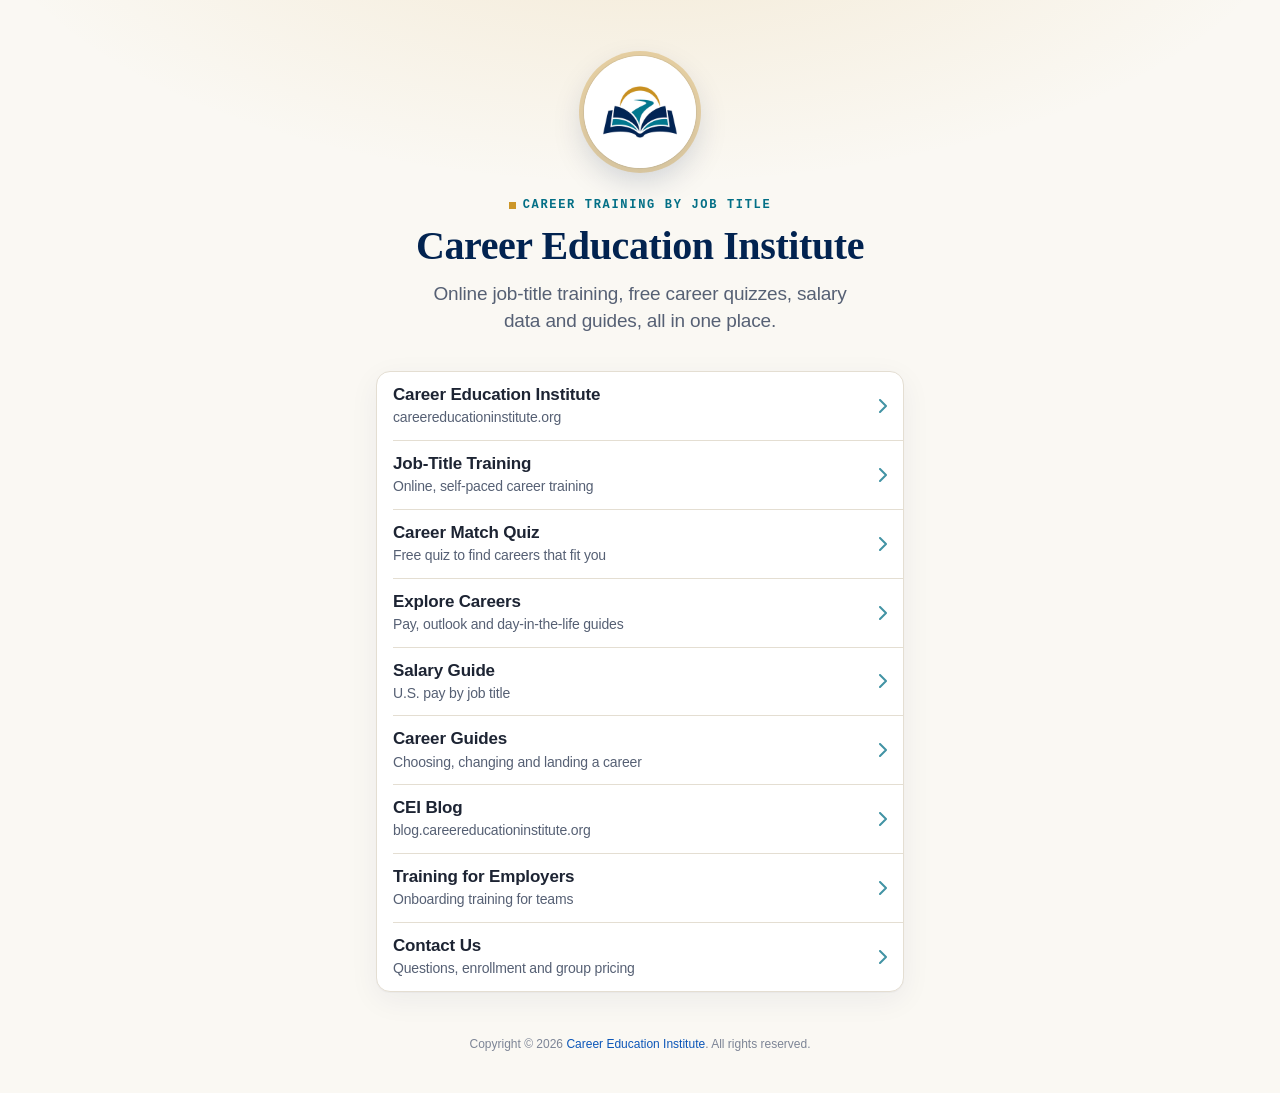
<file: index.html>
<!doctype html>
<html lang="en">
<head>
  <meta charset="utf-8">
  <meta name="viewport" content="width=device-width, initial-scale=1, viewport-fit=cover">
  <title>Career Education Institute | Links</title>
  <meta name="description" content="Career Education Institute: online career training by job title, free career quizzes, salary data, career guides and the CEI blog.">
  <meta property="og:title" content="Career Education Institute">
  <meta property="og:description" content="Career training by job title, free career quizzes, salary data and guides.">
  <meta property="og:url" content="https://linkhub.cei.ictraining.us/">
  <meta property="og:image" content="https://linkhub.cei.ictraining.us/assets/og-image.jpg">
  <meta name="theme-color" content="#faf8f3" media="(prefers-color-scheme: light)">
  <meta name="theme-color" content="#061630" media="(prefers-color-scheme: dark)">
  <meta name="color-scheme" content="light dark">
  <link rel="icon" type="image/png" href="assets/favicon.png">
  <link rel="apple-touch-icon" href="assets/apple-touch-icon.png">
  <style>
    /* Colours match www.careereducationinstitute.org: navy, teal and gold on warm paper. */
    :root {
      --brand: #022350;
      --brand-2: #036f86;
      --gold: #cc9628;
      --bg: #faf8f3;
      --surface: #ffffff;
      --text: #1d2433;
      --heading: #022350;
      --secondary: #566074;
      --tertiary: #7d8596;
      --separator: #e4ded2;
      --hover: rgba(2, 35, 80, .04);
      --glow: rgba(204, 150, 40, .16);
      --shadow: 0 1px 1px rgba(2, 35, 80, .03), 0 8px 30px rgba(2, 35, 80, .06);
      --link: #0b56b8;
      --serif: "Iowan Old Style", "Charter", "Sitka Text", Cambria, Georgia, serif;
      --sans: -apple-system, BlinkMacSystemFont, "Segoe UI", Roboto, "Helvetica Neue", Arial, sans-serif;
      --mono: ui-monospace, SFMono-Regular, Menlo, Consolas, monospace;
    }
    @media (prefers-color-scheme: dark) {
      :root {
        --brand-2: #4fb8cf;
        --gold: #e0b04a;
        --bg: #061630;
        --surface: #0d2448;
        --text: #f3f1ea;
        --heading: #f3f1ea;
        --secondary: #a9b3c4;
        --tertiary: #8590a4;
        --separator: rgba(255, 255, 255, .12);
        --hover: rgba(255, 255, 255, .05);
        --glow: rgba(79, 184, 207, .16);
        --shadow: none;
        --link: #7fb2ff;
      }
    }

    * { box-sizing: border-box; }
    html, body { margin: 0; }
    body {
      font-family: var(--sans);
      background:
        radial-gradient(60rem 28rem at 50% -8rem, var(--glow), transparent 70%),
        var(--bg);
      background-repeat: no-repeat;
      color: var(--text);
      min-height: 100vh;
      font-size: 17px;
      line-height: 1.47;
      letter-spacing: -.01em;
      -webkit-font-smoothing: antialiased;
      -webkit-tap-highlight-color: transparent;
    }

    .wrap {
      max-width: 560px;
      margin: 0 auto;
      padding: max(56px, env(safe-area-inset-top)) 16px max(40px, env(safe-area-inset-bottom));
    }

    /* Hero */
    header { text-align: center; margin-bottom: 36px; }
    .logo {
      display: block;
      width: 112px; height: 112px;
      margin: 0 auto 24px;
      border-radius: 50%;
      background: #fff;
      box-shadow: 0 0 0 1px rgba(2, 35, 80, .06), 0 0 0 5px rgba(204, 150, 40, .35), 0 12px 32px rgba(2, 35, 80, .18);
    }
    h1 {
      margin: 0;
      font-family: var(--serif);
      color: var(--heading);
      font-size: clamp(30px, 7vw, 40px);
      font-weight: 700;
      line-height: 1.12;
      letter-spacing: -.01em;
    }
    .eyebrow {
      display: inline-flex; align-items: center; gap: .55em;
      margin-bottom: 12px;
      color: var(--brand-2);
      font: 700 12px/1.2 var(--mono);
      letter-spacing: .14em;
      text-transform: uppercase;
    }
    .eyebrow::before { content: ""; width: .62em; height: .62em; background: var(--gold); flex: none; }
    .lede {
      margin: 12px auto 0;
      max-width: 420px;
      color: var(--secondary);
      font-size: 19px; line-height: 1.42;
    }

    /* Social */
    .social { display: flex; flex-wrap: wrap; justify-content: center; gap: 8px; margin: 22px 0 0; padding: 0; list-style: none; }
    .social a {
      display: grid; place-items: center;
      width: 40px; height: 40px;
      border-radius: 50%;
      background: var(--brand);
      color: #fff;
      transition: transform .15s ease, background .15s ease;
    }
    .social a:hover { background: var(--brand-2); }
    @media (prefers-color-scheme: dark) {
      .social a { background: var(--surface); color: var(--gold); }
      .social a:hover { background: var(--surface); }
    }
    .social a:hover { transform: translateY(-2px); }
    .social a:focus-visible { outline: 3px solid var(--gold); outline-offset: 3px; }
    .social svg { width: 19px; height: 19px; }

    /* Link list */
    section + section { margin-top: 28px; }
    h2 {
      margin: 0 0 8px 16px;
      color: var(--secondary);
      font-family: var(--mono);
      font-size: 12px; font-weight: 700;
      letter-spacing: .12em;
      text-transform: uppercase;
    }
    .group {
      list-style: none; margin: 0; padding: 0;
      background: var(--surface);
      border: 1px solid var(--separator);
      border-radius: 14px;
      box-shadow: var(--shadow);
      overflow: hidden;
    }
    .group li + li .link .label { border-top: 1px solid var(--separator); }
    .link {
      display: flex; align-items: stretch;
      padding-left: 16px;
      color: var(--text);
      text-decoration: none;
      box-shadow: inset 0 0 0 transparent;
      transition: background .15s ease, box-shadow .15s ease;
    }
    .link:hover { background: var(--hover); box-shadow: inset 3px 0 0 var(--gold); }
    .link:active { background: var(--separator); }
    .link:focus-visible { outline: 3px solid var(--gold); outline-offset: -3px; border-radius: 14px; }
    .icon {
      flex: none; align-self: center;
      width: 48px; height: 48px;
      margin: 10px 14px 10px 0;
      border-radius: 11px;
    }
    .icon-logo { background: #fff; object-fit: cover; box-shadow: 0 0 0 1px var(--separator); }
    .label {
      flex: 1; min-width: 0;
      display: flex; align-items: center; gap: 12px;
      padding: 12px 16px 12px 0;
    }
    .text { flex: 1; min-width: 0; }
    .title { display: block; font-size: 17px; font-weight: 600; line-height: 1.25; }
    .domain { display: block; margin-top: 2px; color: var(--secondary); font-size: 14px; overflow-wrap: anywhere; }
    .chev { flex: none; width: 8px; height: 14px; color: var(--brand-2); opacity: .75; transition: transform .2s ease; }
    .link:hover .chev { transform: translateX(2px); }

    footer {
      margin-top: 44px;
      text-align: center;
      color: var(--tertiary);
      font-size: 12px; letter-spacing: 0;
    }
    footer a { color: var(--link); text-decoration: none; }
    footer a:hover { text-decoration: underline; }

    /* Gentle entrance */
    @media (prefers-reduced-motion: no-preference) {
      header, main, footer { animation: rise .7s cubic-bezier(.2, .8, .2, 1) both; }
      main { animation-delay: .08s; }
      footer { animation-delay: .16s; }
      @keyframes rise { from { opacity: 0; transform: translateY(12px); } to { opacity: 1; transform: none; } }
    }
    @media (prefers-reduced-motion: reduce) {
      .link, .chev, .social a { transition: none; }
    }
  </style>
  <script type="application/json" id="links-data">
{
  "sections": [
    {
      "title": "Career Education Institute",
      "links": [
        {
          "title": "Career Education Institute",
          "subtitle": "careereducationinstitute.org",
          "url": "https://www.careereducationinstitute.org/"
        },
        {
          "title": "Job-Title Training",
          "subtitle": "Online, self-paced career training",
          "url": "https://www.careereducationinstitute.org/training/"
        },
        {
          "title": "Career Match Quiz",
          "subtitle": "Free quiz to find careers that fit you",
          "url": "https://www.careereducationinstitute.org/quizzes/career-match/"
        },
        {
          "title": "Explore Careers",
          "subtitle": "Pay, outlook and day-in-the-life guides",
          "url": "https://www.careereducationinstitute.org/careers/"
        },
        {
          "title": "Salary Guide",
          "subtitle": "U.S. pay by job title",
          "url": "https://www.careereducationinstitute.org/salary-guide/"
        },
        {
          "title": "Career Guides",
          "subtitle": "Choosing, changing and landing a career",
          "url": "https://www.careereducationinstitute.org/guides/"
        },
        {
          "title": "CEI Blog",
          "subtitle": "blog.careereducationinstitute.org",
          "url": "https://blog.careereducationinstitute.org/"
        },
        {
          "title": "Training for Employers",
          "subtitle": "Onboarding training for teams",
          "url": "https://www.careereducationinstitute.org/for-employers/"
        },
        {
          "title": "Contact Us",
          "subtitle": "Questions, enrollment and group pricing",
          "url": "https://www.careereducationinstitute.org/contact/"
        }
      ]
    }
  ],
  "social": []
}
  </script>
</head>
<body>
  <div class="wrap">
    <header>
      <img class="logo" src="assets/logo.png?v=2" width="112" height="112" alt="Career Education Institute logo">
      <span class="eyebrow">Career training by job title</span>
      <h1>Career Education Institute</h1>
      <p class="lede">Online job-title training, free career quizzes, salary data and guides, all in one place.</p>
      <!-- social:start -->
      <!-- social:end -->
    </header>

    <main>
      <!-- links:start -->
      <section aria-label="Career Education Institute">
        <ul class="group">
        <li>
          <a class="link" href="https://www.careereducationinstitute.org/" target="_blank" rel="noopener">
            <span class="label"><span class="text"><span class="title">Career Education Institute</span><span class="domain">careereducationinstitute.org</span></span><svg class="chev" viewBox="0 0 8 14" fill="none" stroke="currentColor" stroke-width="2" stroke-linecap="round" stroke-linejoin="round" aria-hidden="true"><path d="M1 1l6 6-6 6"/></svg></span>
          </a>
        </li>
        <li>
          <a class="link" href="https://www.careereducationinstitute.org/training/" target="_blank" rel="noopener">
            <span class="label"><span class="text"><span class="title">Job-Title Training</span><span class="domain">Online, self-paced career training</span></span><svg class="chev" viewBox="0 0 8 14" fill="none" stroke="currentColor" stroke-width="2" stroke-linecap="round" stroke-linejoin="round" aria-hidden="true"><path d="M1 1l6 6-6 6"/></svg></span>
          </a>
        </li>
        <li>
          <a class="link" href="https://www.careereducationinstitute.org/quizzes/career-match/" target="_blank" rel="noopener">
            <span class="label"><span class="text"><span class="title">Career Match Quiz</span><span class="domain">Free quiz to find careers that fit you</span></span><svg class="chev" viewBox="0 0 8 14" fill="none" stroke="currentColor" stroke-width="2" stroke-linecap="round" stroke-linejoin="round" aria-hidden="true"><path d="M1 1l6 6-6 6"/></svg></span>
          </a>
        </li>
        <li>
          <a class="link" href="https://www.careereducationinstitute.org/careers/" target="_blank" rel="noopener">
            <span class="label"><span class="text"><span class="title">Explore Careers</span><span class="domain">Pay, outlook and day-in-the-life guides</span></span><svg class="chev" viewBox="0 0 8 14" fill="none" stroke="currentColor" stroke-width="2" stroke-linecap="round" stroke-linejoin="round" aria-hidden="true"><path d="M1 1l6 6-6 6"/></svg></span>
          </a>
        </li>
        <li>
          <a class="link" href="https://www.careereducationinstitute.org/salary-guide/" target="_blank" rel="noopener">
            <span class="label"><span class="text"><span class="title">Salary Guide</span><span class="domain">U.S. pay by job title</span></span><svg class="chev" viewBox="0 0 8 14" fill="none" stroke="currentColor" stroke-width="2" stroke-linecap="round" stroke-linejoin="round" aria-hidden="true"><path d="M1 1l6 6-6 6"/></svg></span>
          </a>
        </li>
        <li>
          <a class="link" href="https://www.careereducationinstitute.org/guides/" target="_blank" rel="noopener">
            <span class="label"><span class="text"><span class="title">Career Guides</span><span class="domain">Choosing, changing and landing a career</span></span><svg class="chev" viewBox="0 0 8 14" fill="none" stroke="currentColor" stroke-width="2" stroke-linecap="round" stroke-linejoin="round" aria-hidden="true"><path d="M1 1l6 6-6 6"/></svg></span>
          </a>
        </li>
        <li>
          <a class="link" href="https://blog.careereducationinstitute.org/" target="_blank" rel="noopener">
            <span class="label"><span class="text"><span class="title">CEI Blog</span><span class="domain">blog.careereducationinstitute.org</span></span><svg class="chev" viewBox="0 0 8 14" fill="none" stroke="currentColor" stroke-width="2" stroke-linecap="round" stroke-linejoin="round" aria-hidden="true"><path d="M1 1l6 6-6 6"/></svg></span>
          </a>
        </li>
        <li>
          <a class="link" href="https://www.careereducationinstitute.org/for-employers/" target="_blank" rel="noopener">
            <span class="label"><span class="text"><span class="title">Training for Employers</span><span class="domain">Onboarding training for teams</span></span><svg class="chev" viewBox="0 0 8 14" fill="none" stroke="currentColor" stroke-width="2" stroke-linecap="round" stroke-linejoin="round" aria-hidden="true"><path d="M1 1l6 6-6 6"/></svg></span>
          </a>
        </li>
        <li>
          <a class="link" href="https://www.careereducationinstitute.org/contact/" target="_blank" rel="noopener">
            <span class="label"><span class="text"><span class="title">Contact Us</span><span class="domain">Questions, enrollment and group pricing</span></span><svg class="chev" viewBox="0 0 8 14" fill="none" stroke="currentColor" stroke-width="2" stroke-linecap="round" stroke-linejoin="round" aria-hidden="true"><path d="M1 1l6 6-6 6"/></svg></span>
          </a>
        </li>
        </ul>
      </section>
      <!-- links:end -->
    </main>

    <footer>
      Copyright &copy; <span id="year">2026</span> <a href="https://www.careereducationinstitute.org">Career Education Institute</a>. All rights reserved.
    </footer>
  </div>
  <script>document.getElementById("year").textContent = new Date().getFullYear();</script>
  <script src="render.js?v=9f176dde" defer></script>
  <script src="live.js?v=2dde0ee9" data-source="https://raw.githubusercontent.com/LJ-Web-Management/linkhub-data/main/careereducationinstitute.json" defer></script>
</body>
</html>
</file>
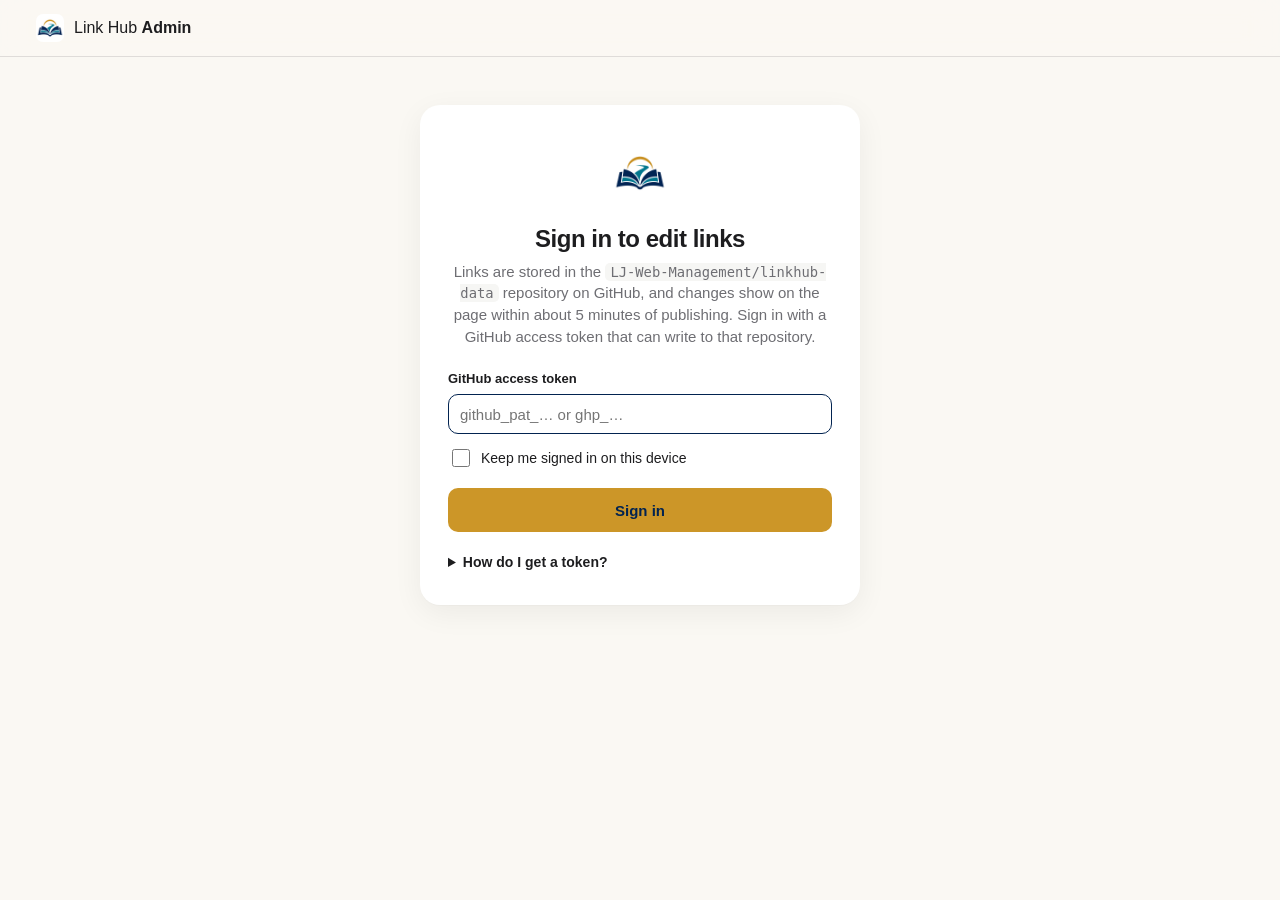
<file: admin/index.html>
<!doctype html>
<html lang="en">
<head>
  <meta charset="utf-8">
  <meta name="viewport" content="width=device-width, initial-scale=1, viewport-fit=cover">
  <title>Link Hub Admin</title>
  <meta name="robots" content="noindex, nofollow">
  <meta name="color-scheme" content="light dark">
  <!-- The access token lives in this page, so nothing third-party may run here. The
       preview iframe inherits this policy, hence the font hosts and inline styles. -->
  <meta http-equiv="Content-Security-Policy" content="default-src 'self'; script-src 'self'; connect-src 'self' https://api.github.com https://raw.githubusercontent.com; img-src 'self' data:; style-src 'self' 'unsafe-inline' https://fonts.googleapis.com; font-src https://fonts.gstatic.com; frame-src 'self'; base-uri 'self'; form-action 'none'; object-src 'none'">
  <meta name="referrer" content="no-referrer">
  <link rel="icon" type="image/png" href="../assets/favicon.png">
  <link rel="stylesheet" href="admin.css?v=08ed070e">
</head>
<body>
  <header class="bar">
    <div class="bar-in">
      <a class="brand" href="../" target="_blank" rel="noopener" title="Open the live page">
        <img src="../assets/favicon.png" width="28" height="28" alt="">
        <span>Link Hub <b>Admin</b></span>
      </a>
      <span class="status" id="status" role="status" aria-live="polite"></span>
      <div class="actions" id="actions" hidden>
        <button type="button" class="btn ghost" id="discard" disabled>Discard</button>
        <button type="button" class="btn ghost only-narrow" id="preview-open">Preview</button>
        <button type="button" class="btn primary" id="save" disabled><span class="wide-only">Save &amp;&nbsp;</span>Publish</button>
        <button type="button" class="btn ghost icon-btn" id="signout" title="Sign out" aria-label="Sign out"><svg viewBox="0 0 24 24" fill="none" stroke="currentColor" stroke-width="2" stroke-linecap="round" stroke-linejoin="round" aria-hidden="true"><path d="M15 4h3a2 2 0 0 1 2 2v12a2 2 0 0 1-2 2h-3"/><path d="M10 17l-5-5 5-5"/><path d="M5 12h11"/></svg></button>
      </div>
    </div>
  </header>

  <!-- Sign in -->
  <main class="signin" id="signin" hidden>
    <div class="card">
      <img class="seal" src="../assets/logo.png" width="72" height="72" alt="">
      <h1>Sign in to edit links</h1>
      <p class="muted">Links are stored in the <code data-cfg="repo">LJ-Web-Management/linkhub-data</code> repository on GitHub, and changes show on the page within about 5 minutes of publishing. Sign in with a GitHub access token that can write to that repository.</p>
      <form id="signin-form" novalidate>
        <label for="token">GitHub access token</label>
        <input id="token" type="password" autocomplete="off" spellcheck="false" placeholder="github_pat_… or ghp_…" required>
        <label class="check"><input type="checkbox" id="remember"> Keep me signed in on this device</label>
        <p class="error" id="signin-error" role="alert" hidden></p>
        <button type="submit" class="btn primary block" id="signin-btn">Sign in</button>
      </form>
      <details class="help">
        <summary>How do I get a token?</summary>
        <ol>
          <li>Open <a href="https://github.com/settings/personal-access-tokens/new" target="_blank" rel="noopener">GitHub → Fine-grained tokens → Generate new token</a>.</li>
          <li>Sign in as <b data-cfg="owner">LJ-Web-Management</b>. Set <b>Repository access</b> to <b>Only select repositories → <span data-cfg="repo-name">linkhub-data</span></b>.</li>
          <li>Under <b>Repository permissions</b>, set <b>Contents</b> to <b>Read and write</b>.</li>
          <li>Generate it, copy it, and paste it above. Treat it like a password.</li>
        </ol>
      </details>
    </div>
  </main>

  <!-- Editor -->
  <div class="layout" id="editor" hidden>
    <main class="edit">
      <div class="intro">
        <h1>Links, categories &amp; social</h1>
        <p class="muted">Edit the social media buttons and links, reorder with the arrows, or move a link to another category. Nothing changes on the live page until you press <b>Save &amp; Publish</b>.</p>
      </div>
      <div id="social"></div>
      <div id="sections"></div>
      <button type="button" class="btn add-section" id="add-section">
        <svg viewBox="0 0 24 24" fill="none" stroke="currentColor" stroke-width="2" stroke-linecap="round" aria-hidden="true"><path d="M12 5v14M5 12h14"/></svg>
        Add category
      </button>
    </main>
    <aside class="preview" id="preview" aria-label="Live preview">
      <div class="preview-head">
        <span>Preview</span>
        <button type="button" class="btn ghost only-narrow" id="preview-close">Close</button>
      </div>
      <div class="phone"><iframe id="frame" title="Preview of the public page" sandbox="allow-same-origin allow-popups allow-popups-to-escape-sandbox"></iframe></div>
    </aside>
  </div>

  <!-- Save dialog -->
  <dialog id="save-dialog">
    <form method="dialog" id="save-form">
      <h2>Publish changes?</h2>
      <ul class="summary" id="save-summary"></ul>
      <label for="message">Note for the change history <span class="muted">(optional)</span></label>
      <input id="message" type="text" maxlength="120" placeholder="e.g. Added the electrician training link">
      <div class="dialog-actions">
        <button type="button" class="btn ghost" id="save-cancel">Cancel</button>
        <button type="submit" class="btn primary" id="save-confirm">Publish</button>
      </div>
    </form>
  </dialog>

  <script src="../render.js?v=9f176dde"></script>
  <script src="admin.js?v=b30293b0"></script>
</body>
</html>
</file>
<file: admin/admin.css>
:root {
  --brand: #cc9628;
  --brand-press: #b5841f;
  --ink: #022350;
  --bg: #faf8f3;
  --surface: #ffffff;
  --field: #f6f6f4;
  --text: #1d1d1f;
  --secondary: #6e6e73;
  --separator: rgba(60, 60, 67, .14);
  --border: rgba(60, 60, 67, .22);
  --hover: rgba(0, 0, 0, .04);
  --danger: #c4261d;
  --danger-bg: #fdecea;
  --ok: #1c7c3c;
  --focus: #022350;
  --shadow: 0 1px 1px rgba(0, 0, 0, .02), 0 8px 30px rgba(0, 0, 0, .06);
}
@media (prefers-color-scheme: dark) {
  :root {
    --bg: #000000;
    --surface: #1c1c1e;
    --field: #2c2c2e;
    --text: #f5f5f7;
    --secondary: #a1a1a6;
    --separator: rgba(84, 84, 88, .55);
    --border: rgba(120, 120, 128, .5);
    --hover: rgba(255, 255, 255, .06);
    --danger: #ff6961;
    --danger-bg: rgba(255, 105, 97, .14);
    --ok: #30d158;
    --focus: #e0b04a;
    --shadow: none;
  }
}

* { box-sizing: border-box; }
html, body { margin: 0; }
body {
  font-family: -apple-system, BlinkMacSystemFont, "SF Pro Text", "Helvetica Neue", Arial, sans-serif;
  background: var(--bg);
  color: var(--text);
  font-size: 15px;
  line-height: 1.45;
  -webkit-font-smoothing: antialiased;
}
[hidden] { display: none !important; }
h1, h2 { letter-spacing: -.02em; line-height: 1.15; }
code { font-size: .92em; background: var(--field); padding: 1px 5px; border-radius: 5px; }
a { color: inherit; }
.muted { color: var(--secondary); }
:focus-visible { outline: 3px solid var(--focus); outline-offset: 2px; }

/* Buttons */
.btn {
  display: inline-flex; align-items: center; justify-content: center; gap: 6px;
  min-height: 36px; padding: 0 14px;
  border: 0; border-radius: 10px;
  font: inherit; font-weight: 600; font-size: 14px;
  color: var(--text); background: var(--field);
  cursor: pointer; white-space: nowrap;
}
.btn:hover { background: var(--hover); box-shadow: inset 0 0 0 1px var(--border); }
.btn:disabled { opacity: .45; cursor: default; box-shadow: none; }
.btn.primary { background: var(--brand); color: var(--ink-on-brand, var(--ink)); }
.btn.primary:hover:not(:disabled) { background: var(--brand-press); box-shadow: none; }
.btn.ghost { background: transparent; }
.btn.block { width: 100%; min-height: 44px; font-size: 15px; }
.btn svg { width: 18px; height: 18px; }
.icon-btn { padding: 0; width: 36px; }

/* Top bar */
.bar {
  position: sticky; top: 0; z-index: 10;
  background: color-mix(in srgb, var(--bg) 82%, transparent);
  backdrop-filter: saturate(180%) blur(16px);
  -webkit-backdrop-filter: saturate(180%) blur(16px);
  border-bottom: .5px solid var(--separator);
}
.bar-in {
  display: flex; align-items: center; gap: 12px;
  max-width: 1240px; margin: 0 auto;
  padding: 10px 16px;
  min-height: 56px;
}
.brand { display: flex; align-items: center; gap: 10px; text-decoration: none; font-size: 16px; font-weight: 500; flex: none; }
.brand img { border-radius: 7px; }
.status { flex: 1; min-width: 0; color: var(--secondary); font-size: 13px; overflow: hidden; text-overflow: ellipsis; white-space: nowrap; }
.status.dirty { color: var(--text); font-weight: 600; }
.status.ok { color: var(--ok); font-weight: 600; }
.status.err { color: var(--danger); font-weight: 600; }
.actions { display: flex; gap: 6px; flex: none; }

/* Sign in */
.signin { display: grid; place-items: center; padding: 48px 16px; }
.card {
  width: 100%; max-width: 440px;
  background: var(--surface); border-radius: 20px; box-shadow: var(--shadow);
  padding: 32px 28px;
}
.seal { display: block; margin: 0 auto 16px; border-radius: 50%; }
.card h1 { text-align: center; font-size: 24px; margin: 0 0 8px; }
.card > p { text-align: center; margin: 0 0 22px; }
label { display: block; font-size: 13px; font-weight: 600; margin: 0 0 6px; }
label.check { display: flex; align-items: center; gap: 8px; font-weight: 400; margin: 12px 0 18px; font-size: 14px; }
label.check input { width: 18px; height: 18px; accent-color: var(--ink); }
input[type="text"], input[type="password"], input[type="url"], select {
  width: 100%; min-height: 40px;
  padding: 8px 11px;
  font: inherit; color: var(--text);
  background: var(--field);
  border: 1px solid transparent; border-radius: 10px;
}
input:focus, select:focus { outline: none; border-color: var(--focus); background: var(--surface); }
input.bad { border-color: var(--danger); background: var(--danger-bg); }
.error { margin: 0 0 14px; padding: 10px 12px; border-radius: 10px; background: var(--danger-bg); color: var(--danger); font-size: 14px; }
.help { margin-top: 20px; font-size: 14px; }
.help summary { cursor: pointer; font-weight: 600; }
.help ol { padding-left: 20px; margin: 10px 0 0; color: var(--secondary); }
.help li + li { margin-top: 6px; }

/* Editor layout */
.layout {
  display: grid; grid-template-columns: minmax(0, 1fr) 400px; gap: 28px;
  max-width: 1240px; margin: 0 auto; padding: 24px 16px 80px;
}
.intro h1 { font-size: 28px; margin: 4px 0 6px; }
.intro p { margin: 0 0 22px; max-width: 620px; }

/* Category card */
.section {
  background: var(--surface); border-radius: 18px; box-shadow: var(--shadow);
  margin-bottom: 18px; overflow: hidden;
}
.section-head {
  display: flex; align-items: center; gap: 8px;
  padding: 12px 12px 12px 16px;
  border-bottom: .5px solid var(--separator);
}
.section-head input { font-weight: 700; font-size: 16px; text-transform: none; }
.count { flex: none; font-size: 12px; color: var(--secondary); background: var(--field); border-radius: 999px; padding: 2px 9px; }
.tools { display: flex; gap: 2px; flex: none; }
.tool {
  display: grid; place-items: center;
  width: 32px; height: 32px; padding: 0;
  border: 0; border-radius: 8px; background: transparent; color: var(--secondary);
  cursor: pointer;
}
.tool:hover:not(:disabled) { background: var(--hover); color: var(--text); }
.tool:disabled { opacity: .3; cursor: default; }
.tool.danger:hover:not(:disabled) { color: var(--danger); background: var(--danger-bg); }
.tool svg { width: 17px; height: 17px; }

/* Link row */
.links { list-style: none; margin: 0; padding: 0; }
.row {
  display: grid; grid-template-columns: 22px minmax(0, 1fr) auto; gap: 4px 10px;
  padding: 12px 12px 12px 10px;
  border-bottom: .5px solid var(--separator);
}
.row:last-child { border-bottom: 0; }
.row.new { animation: flash 1.2s ease; }
@keyframes flash { from { background: color-mix(in srgb, var(--brand) 30%, transparent); } to { background: transparent; } }
.num { grid-column: 1; grid-row: 1 / span 2; padding-top: 10px; text-align: right; font-size: 12px; color: var(--secondary); font-variant-numeric: tabular-nums; }
.fields { grid-column: 2; grid-row: 1; display: grid; grid-template-columns: minmax(0, 1.25fr) minmax(0, 1fr); gap: 6px; }
.fields .url { grid-column: 1 / -1; font-size: 13.5px; color: var(--secondary); }
.fields .url:focus { color: var(--text); }
.fields .title-in { font-weight: 600; }
.row .tools { grid-column: 3; grid-row: 1 / span 2; align-self: start; flex-wrap: wrap; justify-content: flex-end; max-width: 108px; }
.move { grid-column: 2; grid-row: 2; display: flex; flex-wrap: wrap; gap: 6px 16px; }
.move label { display: flex; align-items: center; gap: 8px; margin: 0; font-size: 12.5px; font-weight: 400; color: var(--secondary); }
.move select { width: auto; min-height: 30px; padding: 4px 8px; font-size: 12.5px; }
.card-title { flex: 1; margin: 0; padding: 8px 0; font-size: 16px; font-weight: 700; letter-spacing: -.01em; }
.sfields { grid-template-columns: minmax(120px, 170px) minmax(0, 1fr); }
.sfields .url { grid-column: auto; }
.srow .num { padding-top: 10px; }
.empty { padding: 18px 16px; color: var(--secondary); font-size: 14px; }
.add-link {
  display: flex; align-items: center; gap: 6px; width: 100%;
  padding: 12px 16px; border: 0; border-top: .5px solid var(--separator);
  background: transparent; color: var(--text); font: inherit; font-weight: 600; font-size: 14px;
  cursor: pointer; text-align: left;
}
.add-link:hover { background: var(--hover); }
.add-link svg, .add-section svg { width: 16px; height: 16px; }
.add-section { width: 100%; min-height: 48px; border: 1.5px dashed var(--border); background: transparent; border-radius: 18px; }
.add-section:hover { border-color: var(--text); box-shadow: none; }

/* Preview */
.preview { position: sticky; top: 80px; align-self: start; }
.preview-head { display: flex; align-items: center; justify-content: space-between; margin: 6px 0 10px; font-size: 13px; font-weight: 600; color: var(--secondary); text-transform: uppercase; letter-spacing: .03em; }
.phone {
  height: calc(100vh - 140px); max-height: 820px;
  border-radius: 28px; overflow: hidden;
  box-shadow: 0 0 0 8px var(--ink), 0 0 0 9px var(--border), var(--shadow);
  background: var(--bg);
}
.phone iframe { width: 100%; height: 100%; border: 0; display: block; }
.only-narrow { display: none; }

@media (max-width: 1000px) {
  .layout { grid-template-columns: minmax(0, 1fr); }
  .only-narrow { display: inline-flex; }
  .preview { display: none; }
  .preview.open {
    display: block; position: fixed; inset: 0; z-index: 20;
    align-self: stretch; justify-self: stretch;
    padding: 12px 16px 16px; background: var(--bg);
  }
  .preview.open .phone { height: calc(100% - 52px); max-height: none; max-width: 420px; margin: 0 auto; }
}
@media (max-width: 640px) {
  .brand span { display: none; }
  .status { font-size: 12px; }
  .fields, .sfields { grid-template-columns: minmax(0, 1fr); }
  .row .tools { max-width: 72px; }
  .intro h1 { font-size: 24px; }
  .bar-in { gap: 8px; }
  .actions { gap: 2px; }
  .actions .btn:not(.icon-btn) { padding: 0 9px; }
  .wide-only { display: none; }
}

/* Save dialog */
dialog {
  width: min(460px, calc(100vw - 32px));
  border: 0; border-radius: 18px; padding: 24px;
  background: var(--surface); color: var(--text); box-shadow: 0 24px 80px rgba(0, 0, 0, .3);
}
dialog::backdrop { background: rgba(0, 0, 0, .4); }
dialog h2 { margin: 0 0 12px; font-size: 20px; }
.summary { margin: 0 0 18px; padding-left: 18px; color: var(--secondary); font-size: 14px; }
.summary li + li { margin-top: 4px; }
.summary .warn { color: var(--danger); }
.dialog-actions { display: flex; justify-content: flex-end; gap: 8px; margin-top: 20px; }

@media (prefers-reduced-motion: reduce) { .row.new { animation: none; } }
</file>
